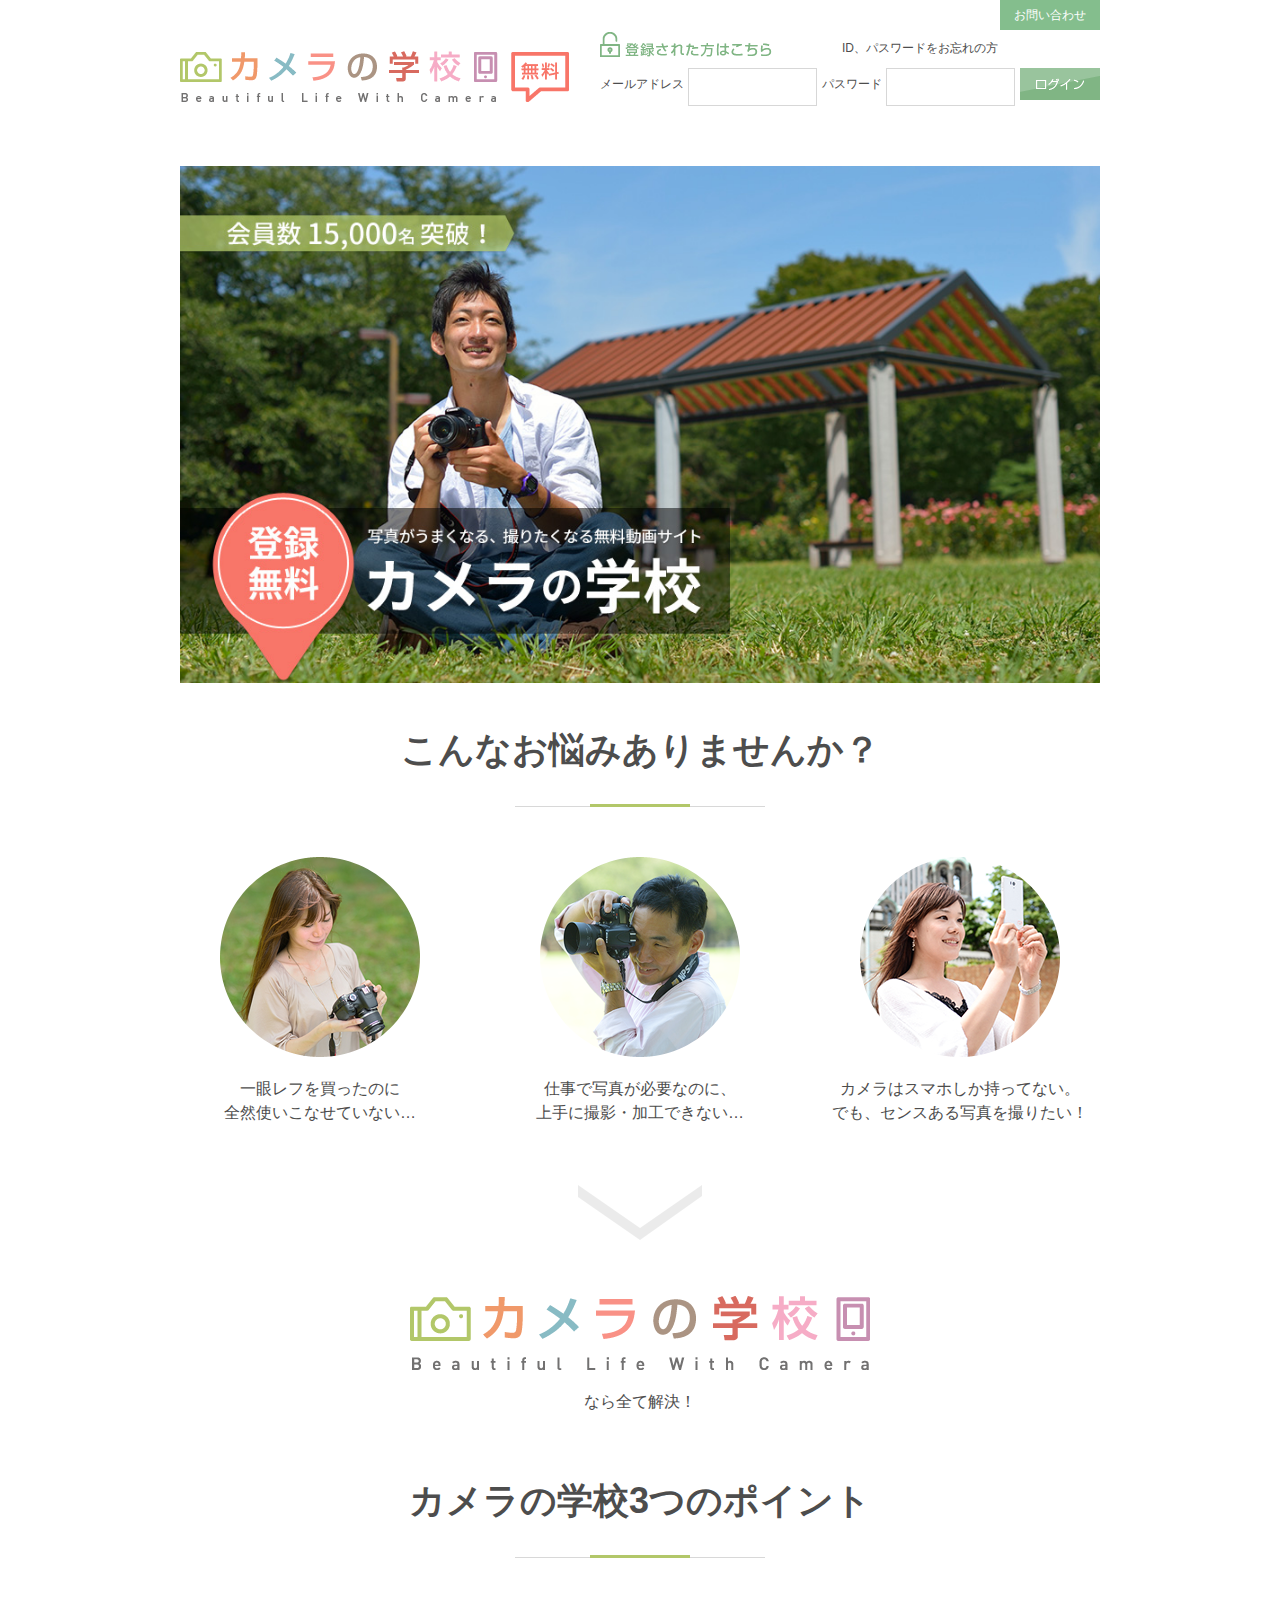
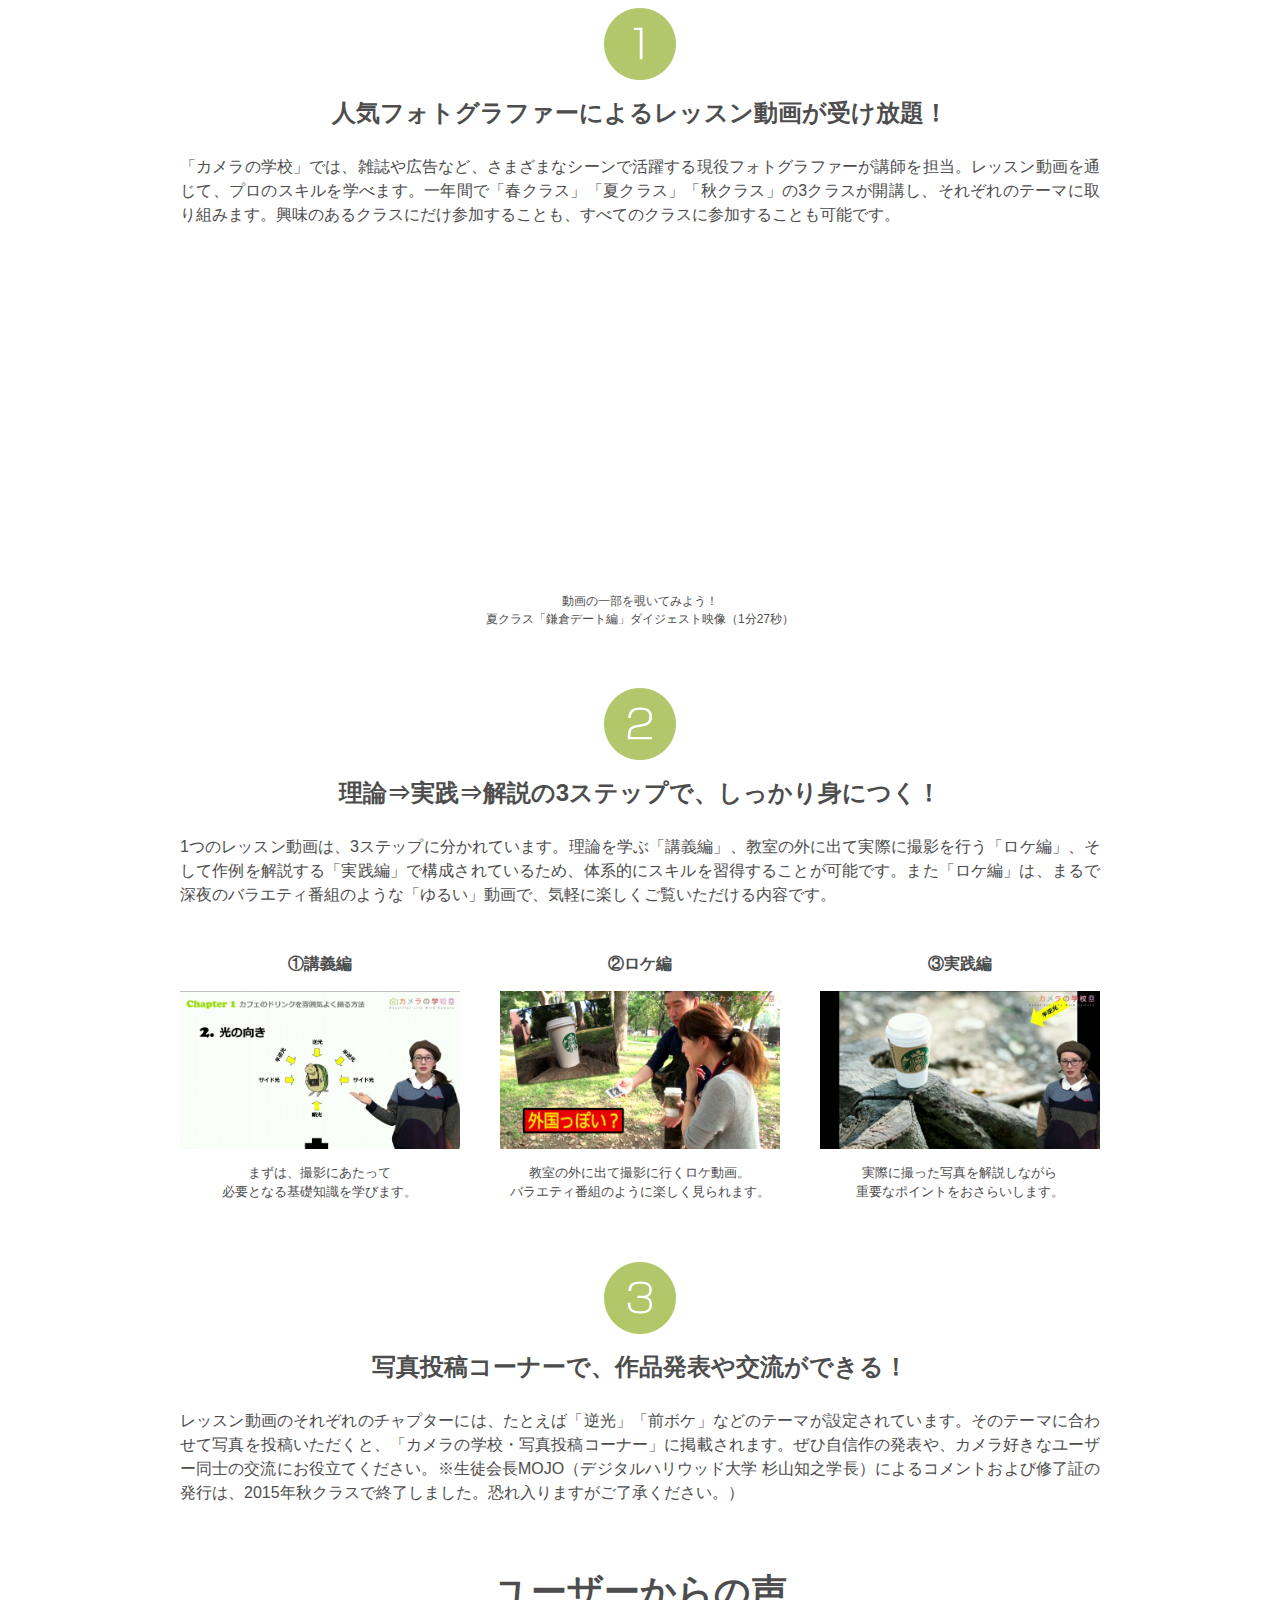
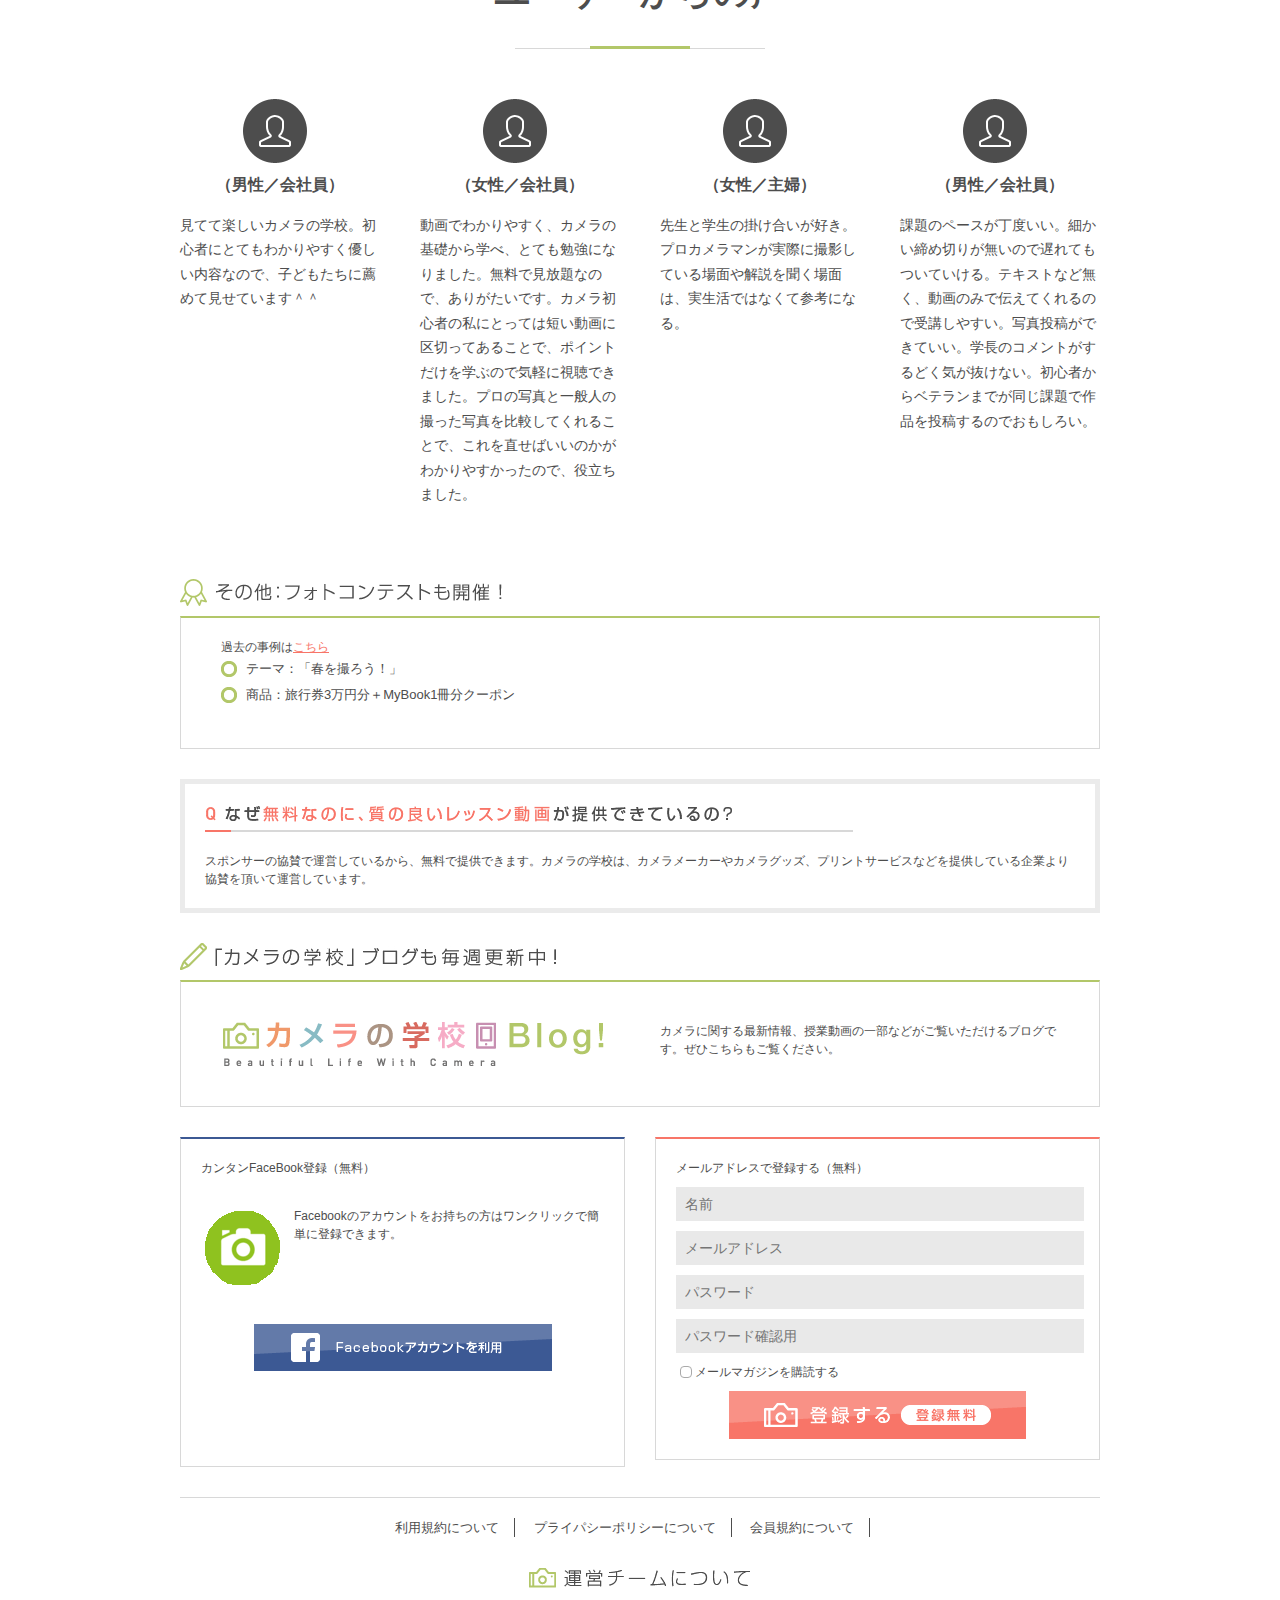
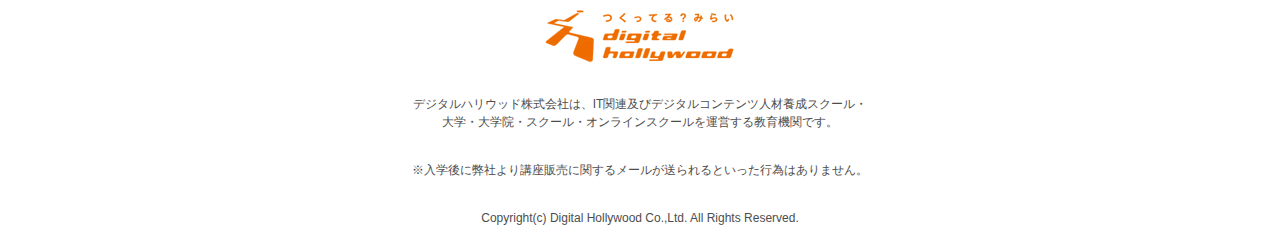
<file: item/index.html>
<!DOCTYPE html>
<html lang="ja">
<head prefix="og: http://ogp.me/ns# fb: http://ogp.me/ns/fb#  article: http://ogp.me/ns/article#">
<meta charset="UTF-8">
<title>カメラの学校</title>
<meta name="description" content="" />
<meta name="keywords" content=""/>
<meta name="viewport" content="width=device-width,user-scalable=no" />
<meta name="format-detection" content="telephone=no,address=no">
<link rel="stylesheet" href="css/reset.css">
<link rel="stylesheet" href="css/common.css">
<link rel="stylesheet" href="css/top.css">
<script src="js/jquery-2.1.3.min.js"></script>
</head>
<body>
	<div class="wrapper">

		<!--header-->
		<header class="header clearfix">
			<a href="#" class="btn btn-contact">お問い合わせ</a>
			<p class="logo site-logo"><img src="images/common/logo.gif" width="389" height="72" alt="カメラの学校"></p>
			<div class="login-form">
				<p class="login-title"><img src="images/common/tit_login.gif" width="172" height="27" alt="登録された方はこちら"><span class="msg-for-foggot"><a href="#">ID、パスワードをお忘れの方</a></span></p>
				<form action="" method="post" class="form form-login clearfix">
					<dl class="clearfix login-list">
						<dt class="login-item">メールアドレス</dt>
						<dd class="login-detail"><input type="text" class="login-parts" ></dd>
						<dt class="login-item">パスワード</dt>
						<dd class="login-detail"><input type="text" class="login-parts" ></dd>
					</dl>
					<input type="submit" value="" class="btn btn-login">
				</form>
			</div>
		</header>
		<!--end // header-->

		<!--lead-->
		<div id="lead">
			<p class="site-visual"><img src="images/home/key.jpg" width="1024" height="576" alt="登録無料・カメラの学校"></p>
		</div>
		<!--end lead-->

		<!--channerl-->
		<section id="channerl">
			<h2 class="box-title__feature text-center">こんなお悩みありませんか？</h2>
			<div class="box-case">
				<ul class="case-list clearfix">
					<li class="case-item">
						<p class="case-thumb"><img src="images/home/pic_target01.png" width="200" height="200" alt="一眼レフを使いこなせていない女性の写真"></p>
						<p class="case-text">一眼レフを買ったのに<br>
						全然使いこなせていない…</p>
					</li>
					<li class="case-item">
						<p class="case-thumb"><img src="images/home/pic_target02.png" width="200" height="200" alt="写真を上手に撮影・加工できない男性の写真"></p>
						<p class="case-text">仕事で写真が必要なのに、<br>
						上手に撮影・加工できない…</p>
					</li>
					<li class="case-item">
						<p class="case-thumb"><img src="images/home/pic_target03.png" width="200" height="200" alt="スマホでもセンスある写真を撮りたいと願う女性"></p>
						<p class="case-text">カメラはスマホしか持ってない。<br>
						でも、センスある写真を撮りたい！</p>
					</li>
				</ul>
				<div class="case-answer">
					<p class="text-center case-answer__text"><img src="images/home/pic_logo.png" width="460" height="74" alt="カメラの学校" class="case-logo">なら全て解決！</p>
				</div>
			</div>
		</section>
		<!--end channerl-->

		<!--feature-->
		<section id="feature">
			<h2 class="box-title__feature text-center">カメラの学校3つのポイント</h2>
			<div class="box-feature">
				<ul class="feature-list clearfix">
					<li class="feature-item">
						<i class="icon icon-number icon-number1"></i>
						<h3 class="text-center feature-title">人気フォトグラファーによるレッスン動画が受け放題！</h3>
						<p class="feature-text">「カメラの学校」では、雑誌や広告など、さまざまなシーンで活躍する現役フォトグラファーが講師を担当。レッスン動画を通じて、プロのスキルを学べます。一年間で「春クラス」「夏クラス」「秋クラス」の3クラスが開講し、それぞれのテーマに取り組みます。興味のあるクラスにだけ参加することも、すべてのクラスに参加することも可能です。
</p>
						<div class="video-outer">
							<iframe width="560" height="315" src="https://www.youtube.com/embed/h-Jc9wMBAiY" frameborder="0" allowfullscreen=""></iframe>
							<p class="video-text">動画の一部を覗いてみよう！<br>
夏クラス「鎌倉デート編」ダイジェスト映像（1分27秒）</p>
						</div>
					</li>
					<li class="feature-item">
						<i class="icon icon-number icon-number2"></i>
						<h3 class="text-center feature-title">理論⇒実践⇒解説の3ステップで、しっかり身につく！</h3>
						<p class="feature-text">1つのレッスン動画は、3ステップに分かれています。理論を学ぶ「講義編」、教室の外に出て実際に撮影を行う「ロケ編」、そして作例を解説する「実践編」で構成されているため、体系的にスキルを習得することが可能です。また「ロケ編」は、まるで深夜のバラエティ番組のような「ゆるい」動画で、気軽に楽しくご覧いただける内容です。</p>
						<ul class="steps-list clearfix">
							<li class="steps-item">
								<dl>
									<dt class="steps-title">①講義編</dt>
									<dd class="steps-img"><img src="images/home/step2-1.png" width="1366" height="768" alt="講義編の動画イメージ画像"></dd>
									<dd class="steps-detail">まずは、撮影にあたって<br>必要となる基礎知識を学びます。</dd>
								</dl>
							</li>
							<li class="steps-item">
								<dl>
									<dt class="steps-title">②ロケ編</dt>
									<dd class="steps-img"><img src="images/home/step2-2.png" width="1366" height="768" alt="ロケ編の動画イメージ画像"></dd>
									<dd class="steps-detail">教室の外に出て撮影に行くロケ動画。<br>バラエティ番組のように楽しく見られます。</dd>
								</dl>
							</li>
							<li class="steps-item">
								<dl>
									<dt class="steps-title">③実践編</dt>
									<dd class="steps-img"><img src="images/home/step2-3.png" width="1366" height="768" alt="実践編の動画イメージ画像"></dd>
									<dd class="steps-detail">実際に撮った写真を解説しながら<br>重要なポイントをおさらいします。</dd>
								</dl>
							</li>
						</ul>
					</li>
					<li class="feature-item">
						<i class="icon icon-number icon-number3"></i>
						<h3 class="text-center feature-title">写真投稿コーナーで、作品発表や交流ができる！</h3>
						<p class="feature-text">レッスン動画のそれぞれのチャプターには、たとえば「逆光」「前ボケ」などのテーマが設定されています。そのテーマに合わせて写真を投稿いただくと、「カメラの学校・写真投稿コーナー」に掲載されます。ぜひ自信作の発表や、カメラ好きなユーザー同士の交流にお役立てください。※生徒会長MOJO（デジタルハリウッド大学 杉山知之学長）によるコメントおよび修了証の発行は、2015年秋クラスで終了しました。恐れ入りますがご了承ください。）</p>
					</li>
				</ul>
			</div>
		</section>
		<!--end feature-->

		<!--voice-->
		<section id="voice">
			<h2 class="box-title__voice text-center">ユーザーからの声</h2>
			<div class="box-voice">
				<ul class="list clearfix">
					<li class="list-item">
						<i class="icon icon-user text-center"></i>
						<p class="text-center profile">（男性／会社員）</p>
						<p class="list-text">見てて楽しいカメラの学校。初心者にとてもわかりやすく優しい内容なので、子どもたちに薦めて見せています＾＾</p>
					</li>
					<li class="list-item">
						<i class="icon icon-user text-center"></i>
						<p class="text-center profile">（女性／会社員）</p>
						<p class="list-text">動画でわかりやすく、カメラの基礎から学べ、とても勉強になりました。無料で見放題なので、ありがたいです。カメラ初心者の私にとっては短い動画に区切ってあることで、ポイントだけを学ぶので気軽に視聴できました。プロの写真と一般人の撮った写真を比較してくれることで、これを直せばいいのかがわかりやすかったので、役立ちました。</p>
					</li>
					<li class="list-item">
						<i class="icon icon-user text-center"></i>
						<p class="text-center profile">（女性／主婦）</p>
						<p class="list-text">先生と学生の掛け合いが好き。プロカメラマンが実際に撮影している場面や解説を聞く場面は、実生活ではなくて参考になる。</p>
					</li>
					<li class="list-item">
						<i class="icon icon-user text-center"></i>
						<p class="text-center profile">（男性／会社員）</p>
						<p class="list-text">課題のペースが丁度いい。細かい締め切りが無いので遅れてもついていける。テキストなど無く、動画のみで伝えてくれるので受講しやすい。写真投稿ができていい。学長のコメントがするどく気が抜けない。初心者からベテランまでが同じ課題で作品を投稿するのでおもしろい。</p>
					</li>
				</ul>
			</div>
		</section>
		<!--end voice-->

		<!--contents-->
		<section id="contents">
			<h2 class="box-title"><img src="images/home/tit_contest.png" width="322" height="27" alt="その他：フォトコンテストも開催！"></h2>
			<div class="box">
				<p>過去の事例は<span class="info-caution">こちら</span></p>
				<ul class="info-list">
					<li class="info-item">テーマ：「春を撮ろう！」</li>
					<li class="info-item">商品：旅行券3万円分＋MyBook1冊分クーポン</li>
				</ul>
			</div>
		</section>
		<!--end contents-->

		<!--faq-->
		<section id="faq">
			<div class="box box-faq">
				<h2 class="box-title__faq"><img src="images/home/tit_faq.gif" width="529" height="16" alt="なぜ無料なのに、質の良いレッスン動画が提供できているの？"></h2>
				<p>スポンサーの協賛で運営しているから、無料で提供できます。カメラの学校は、カメラメーカーやカメラグッズ、プリントサービスなどを提供している企業より協賛を頂いて運営しています。</p>
			</div>
		</section>
		<!--end faq-->

		<!--blog-->
		<section id="blog">
			<h2 class="box-title"><img src="images/home/tit_blog.png" width="376" height="27" alt="「カメラの学校」学校ブログも毎日更新中"></h2>
			<div class="box box-blog">
				<dl class="clearfix">
					<dt class="info-bnr"><img src="images/home/bnr_blog.png" width="399" height="44" alt="カメラの学校Blog"></dt>
					<dd>カメラに関する最新情報、授業動画の一部などがご覧いただけるブログです。ぜひこちらもご覧ください。</dd>
				</dl>
			</div>
		</section>
		<!--end blog-->

		<!--register-->
		<section id="register">
			<div class="box-outer clearfix">
				<div class="box box-register box-register__facebook">
					<h3 class="box-title__register">カンタンFaceBook登録（無料）</h3>
					<div class="clearfix box-content">
						<i class="icon icon-facebook"></i>
						<p>Facebookのアカウントをお持ちの方はワンクリックで簡単に登録できます。</p>
					</div>
					<p class="text-center"><a href="https://www.facebook.com" class="btn"><img src="images/home/btn_register_fb.gif" width="298" height="47" alt="FaceBookアカウントを利用して登録"></a></p>
				</div>
				<div class="box box-register box-register__mail">
					<h3 class="box-title__mail">メールアドレスで登録する（無料）</h3>
					<form action="" class="clearfix register-outer">
						<p class="register-item"><input type="text" class="register-parts" name="name" placeholder="名前"></p>
						<p class="register-item"><input type="email" class="register-parts" name="email" placeholder="メールアドレス"></p>
						<p class="register-item"><input type="password" class="register-parts" name="password1" placeholder="パスワード"></p>
						<p class="register-item"><input type="password" class="register-parts" name="password2" placeholder="パスワード確認用"></p>
						<p class="register-item"><input type="checkbox" name="mailmagazine" id="mailmagazine" class="register-parts__checkbox" value="メールマガジンを購読する">メールマガジンを購読する</p>
						<p class="text-center"><input type="submit" value="登録する（無料）" name="submit" class="btn btn-register__mail"></p>
					</form>
				</div>
			</div>
		</section>
		<!--end register-->

		<!--footer-->
		<footer class="footer">
			<ul class="nav-local">
				<li class="nav-local__item"><a href="#">利用規約について</a></li>
				<li class="nav-local__item"><a href="#">プライパシーポリシーについて</a></li>
				<li class="nav-local__item"><a href="#">会員規約について</a></li>
			</ul>
			<div class="author-outer">
				<dl class="author">
					<dt class="author-title"><img src="images/common/about_team.gif" width="266" height="21" alt="運営チームについて"></dt>
					<dd class="author-detail"><img src="images/common/logo_dw.gif" width="195" height="57" alt="デジタルハリウッド株式会社"></dd>
					<dd class="author-detail">デジタルハリウッド株式会社は、IT関連及びデジタルコンテンツ人材養成スクール・<br>大学・大学院・スクール・オンラインスクールを運営する教育機関です。</dd>
				</dl>
				<p>※入学後に弊社より講座販売に関するメールが送られるといった行為はありません。</p>
			</div>
			<p class="copyrights"><small>Copyright(c) Digital Hollywood Co.,Ltd. All Rights Reserved.</small></p>
		</footer>
		<!--//end footer-->

	</div>
</body>
</html>
</file>
<file: item/css/common.css>
@charset "UTF-8";

body{
    font-size:12px;
    line-height: 1.5;
    color:#4d4d4d;
    font-family:  "Hiragino Kaku Gothic ProN", "Hiragino Kaku Gothic Pro", "游ゴシック", YuGothic,'Meiryo UI',Meiryo,"ＭＳ ゴシック",Arial, sans-serif;
    -webkit-text-size-adjust: 100%;
}
/*--------------------------------------
base setting
--------------------------------------*/
a{
	color: #4d4d4d;
	text-decoration: none;
	outline: none;
}
a:hover {
    color: #B2C769;
}
img{
	max-width: 100%;
	height:auto;
}
input{
	-webkit-appearance:none;
	appearance:none;
	border-radius: 0;
}
/*--------------------------------------
utility class
--------------------------------------*/
.text-center{
	text-align: center;
}

.wrapper{
	position: relative;
	width: 920px;
	margin:0 auto;
	padding:0 10px;
}
/*--------------------------------------
btn
--------------------------------------*/
.btn{
	display: inline-block;
	margin:0 auto;
}
.btn-register__mail{
	-webkit-appearance:none;
	appearance:none;
	width:297px;
	height:48px;
	border:none;
	background: url(../images/home/btn_register_mail.gif) no-repeat;
	text-indent: 120%;
	white-space: nowrap;
	overflow: hidden;
}
.btn-register__mail:hover{
	cursor: pointer;
}
/*--------------------------------------
header class
--------------------------------------*/
.header{
	position: relative;
	margin-bottom: 60px;
	padding:30px 0 0;
}
.site-logo{
	float:left;
	margin-right: 31px;
}
.btn-contact{
	position: absolute;
	top:0;
	right: 0;
	display: inline-block;
	margin-left: 1px;
	background: #84BE8D;
	color: #fff;
	width: 100px;
	height: 30px;
	line-height: 30px;
	text-align: center;	
}
.login-list{
	float: left;
}
.login-item{
	float: left;
	line-height: 32px;
}
.login-detail{
	float: left;
}

.login-title{
	margin-bottom: 11px;
}
.login-parts{
	width:121px;
	margin: 0 5px 0 4px;
	padding:8px 3px;
	border:solid 1px #d7d7d7;
	line-height: 1.5;	
}
.btn-login{
	-webkit-appearance:none;
	appearance:none;
	width:80px;
	height:32px;
	border:none;
	background:url(../images/common/btn_login.gif) no-repeat;
}
.btn-login{
	cursor: pointer;	
}
.msg-for-foggot{
	margin-left: 70px;
}
.site-visual{
	margin-bottom: 40px;
}

/*--------------------------------------
nav class
--------------------------------------*/
.nav-local{
	margin-bottom: 30px;
	text-align: center;
}

.nav-local__item{
	display: inline-block;
	margin-right: 15px;
	padding-right: 15px;
	border-right: solid 1px #4d4d4d;
	font-size: 13px;
}
/*--------------------------------------
footer class
--------------------------------------*/
.footer{
	padding:20px 0;
	border-top: 1px solid #D8D8D8;
	text-align: center;	
}
.author-outer{
	margin-bottom: 30px;
}
.author-title{
	margin-bottom: 20px;
}
.author-detail{
	margin-bottom: 30px;
}
</file>
<file: item/css/top.css>
@charset "UTF-8";
/*--------------------------------------
box
--------------------------------------*/
.box{
	margin-bottom: 30px;
	padding:20px 40px 40px;
	border: 1px solid #D8D8D8;
	border-top: 2px solid #B2C769;
}
.box-case{
	margin-bottom: 60px;
}
.box-voice{
	margin-bottom: 72px;
}
.box-blog{
	padding:40px;
}
.box-faq{
	padding:20px;
	border: 5px solid #EBEBEB;
}
.box-register{
	box-sizing: border-box;
	float:left;
	max-width:445px;
	width:100%;
	margin-left:30px;
	padding:20px;
}
.box-register__facebook{
	margin-left: 0;
	padding-bottom: 95px;
	border-top: 2px solid #3C5994;
}
.box-register__mail{
	border-top:2px solid #F87568
}
	.box-title{
		margin-bottom: 10px;
	}
	.box-title__feature{
		margin:0 0 50px;
		padding-bottom: 30px;
		background:url(../images/home/tit_border_1.gif) no-repeat center bottom;
		font-size: 36px;
		font-weight: bold;
	}
	.box-title__voice{
		margin:0 0 50px;
		padding-bottom: 30px;
		background:url(../images/home/tit_border_1.gif) no-repeat center bottom;
		font-size: 36px;
		font-weight: bold;
	}
	.box-title__register{
		margin-bottom: 30px;
	}
	.box-title__faq{
		margin-bottom: 20px;
		padding-bottom: 10px;
		background: url(../images/home/border_2.gif) no-repeat left bottom;
	}
	.box-title__mail{
		margin-bottom: 10px;
	}
.box-content{
	margin-bottom: 30px;
}

/*--------------------------------------
case
--------------------------------------*/
.case-list{
	margin-left: -40px;
}
.case-item{
	float: left;
	box-sizing: border-box;
	width:33.333%;
	padding-left:40px;
	text-align: center;
}
.case-thumb{
	margin-bottom: 20px;
}
.case-text{
	font-size:16px;
}
.case-answer__text{
	font-size: 16px;	
}
.case-answer{
	padding-top: 171px;
	background:url(../images/home/arrow_bottom.png) center 60px no-repeat;
}
.case-logo{
	display: block;
	margin:0 auto 20px;
}　
.case-answer__text{
	font-size:24px;
	font-weight: bold;
}
.steps-list{
	margin-left:-40px;
}
.steps-item{
	float:left;
	box-sizing: border-box;
	width:33.333%;
	padding-left:40px;
	font-size:16px;
	text-align: center;
}
.steps-title{
	margin-bottom: 15px;
	font-weight: bold;
}
.steps-img{
	margin-bottom: 14px;
}
.steps-detail{
	font-size:13px;
}
/*--------------------------------------
list
--------------------------------------*/
.list{
	margin-left:-40px;
}
.list-item{
	box-sizing: border-box;
	float:left;
	width: 25%;
	padding-left: 40px;
}
.list-text{
	font-size:14px;
	line-height: 1.75;	
}

.profile{
	margin-bottom: 16px;
	font-weight: bold;
	font-size: 16px;
}

.info-item{
	background: url("../images/home/disc_2.gif") no-repeat left 5px;
	font-size: 13px;
	line-height: 2;
	padding: 0 20px 0 25px;
}
.info-caution{
	color: #f87568;
	text-decoration: underline;
}
.info-bnr{
	float: left;
	margin-right: 40px;
}
/*--------------------------------------
feature
--------------------------------------*/
.feature-item{
	margin-bottom: 60px;	
}

.video-outer{
	text-align: center;
}
.feature-title{
	margin-bottom: 24px;
	font-size:24px;
	font-weight: bold;
}
.feature-text{
	margin-bottom: 45px;
	font-size: 16px;
	text-align: justify;
}
/*--------------------------------------
icon
--------------------------------------*/
.icon{
	display:block;
	margin-right: 10px;
}
.icon-number{
	margin: 0 0 10px;
	text-align: center;
}
.icon-number1::before{
	content:url(../images/home/num01.png);
}
.icon-number2::before{
	content:url(../images/home/num02.png);
}
.icon-number3::before{
	content:url(../images/home/num03.png);
}

.icon-facebook{
	float: left;
}
.icon-facebook::before{
	content:url(../images/home/icon_camera.gif);
}
.icon-user{
	margin-bottom: 5px;
}
.icon-user::before{
	content:url(../images/home/icon_man.png);
}
/*--------------------------------------
form class
--------------------------------------*/
.required{
	color: #d86a5f;
	padding-left: 0.25em;
}

.register-item{
	margin-bottom: 10px;
}
.register-parts{
	-webkit-appearance:none;
	appearance:none;
	width:390px;
	padding:9px;
	border:none;
	background:#E9E9E9 no-repeat left center;
	font-size:14px;
}

.register-parts__checkbox{
	width:12px;
	height:12px;
	border:solid 1px #aaa;
	border-radius: 4px;
	vertical-align: top;
}
.register-parts__checkbox::checked{
	background:#3B99FC;
}
</file>
